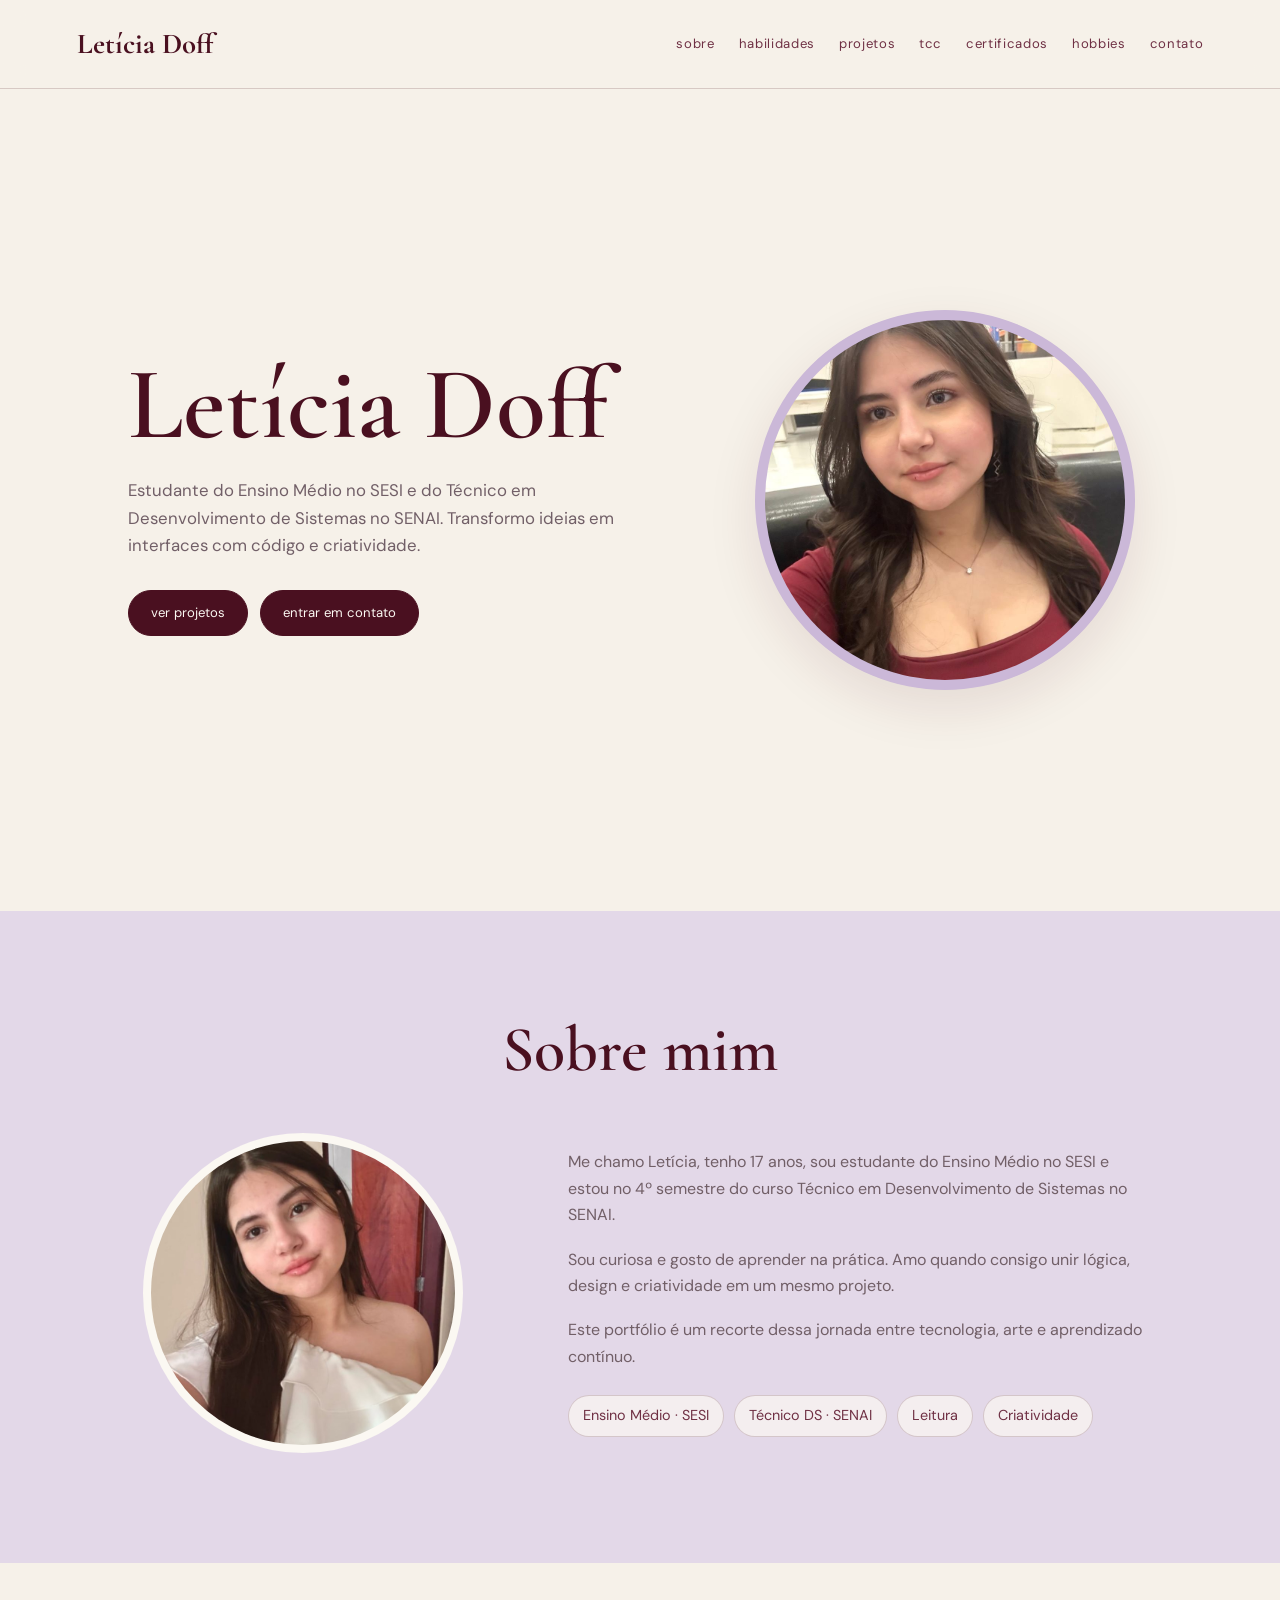
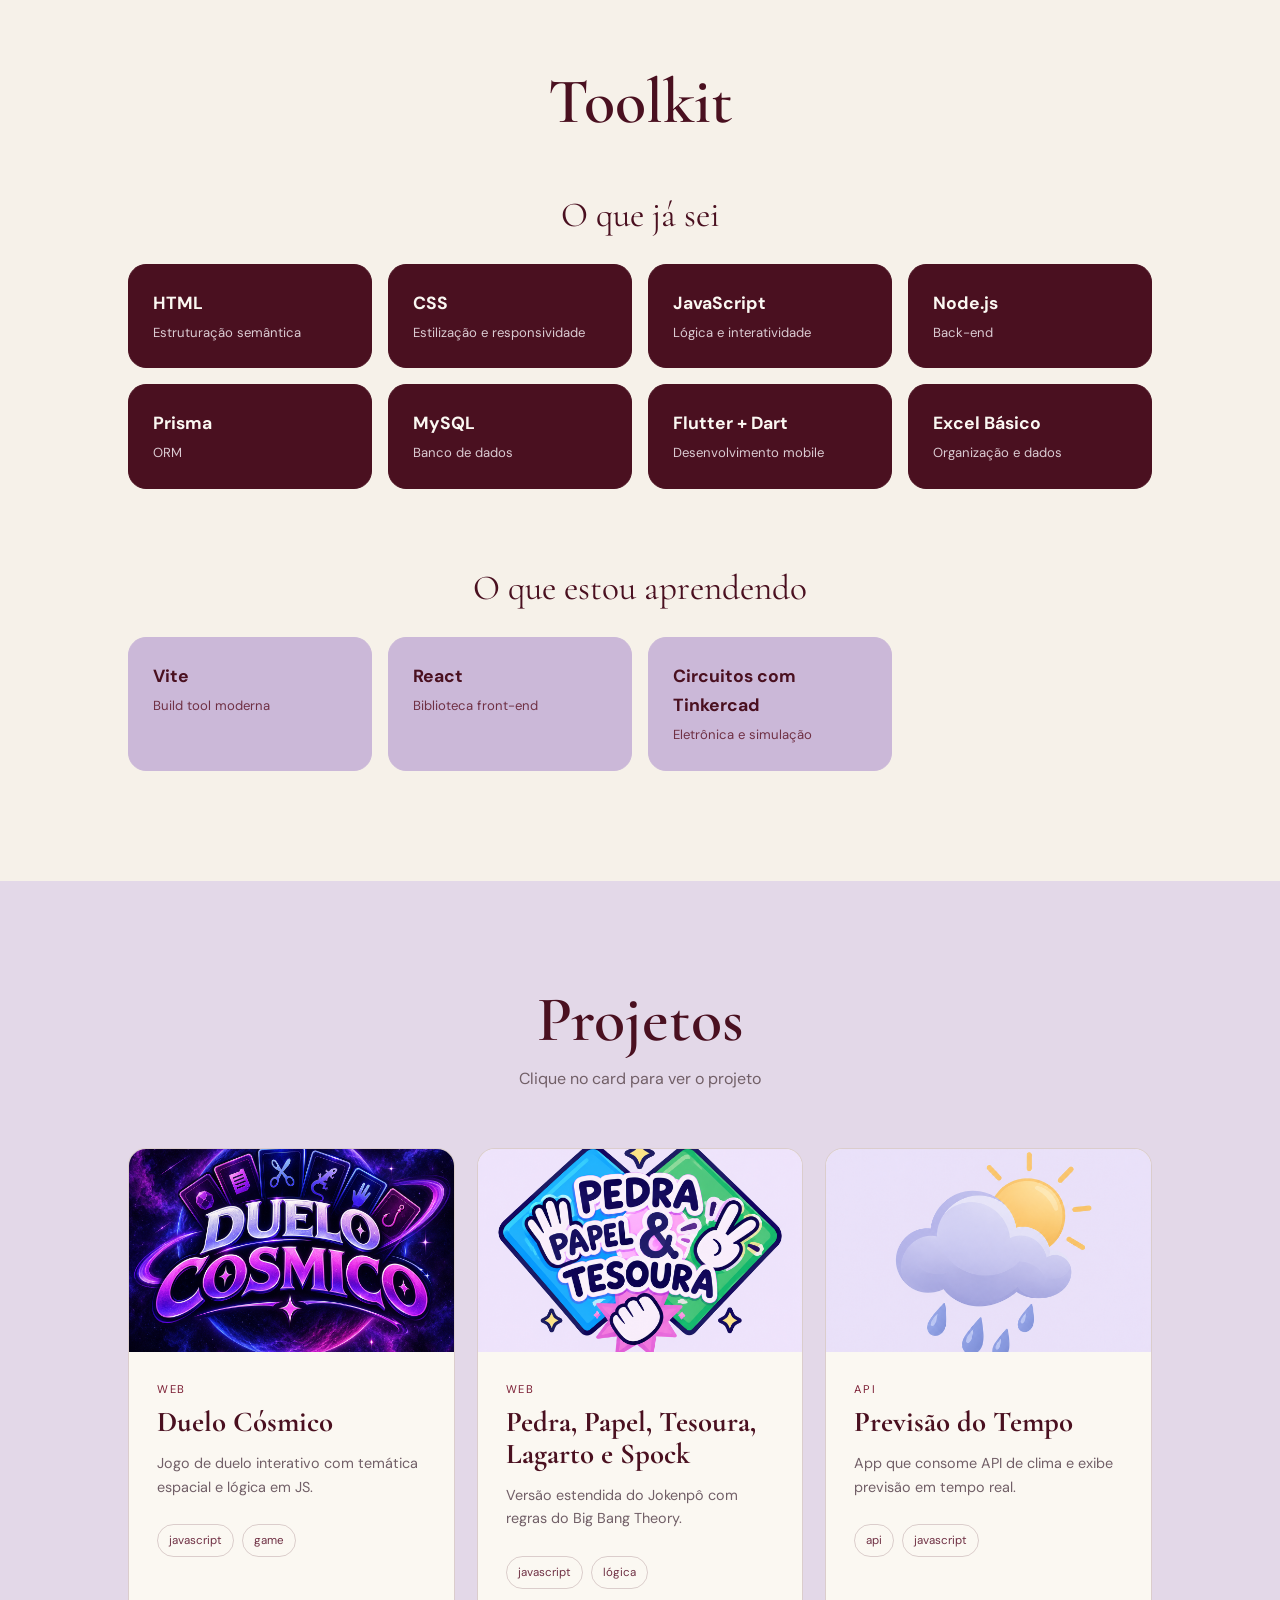
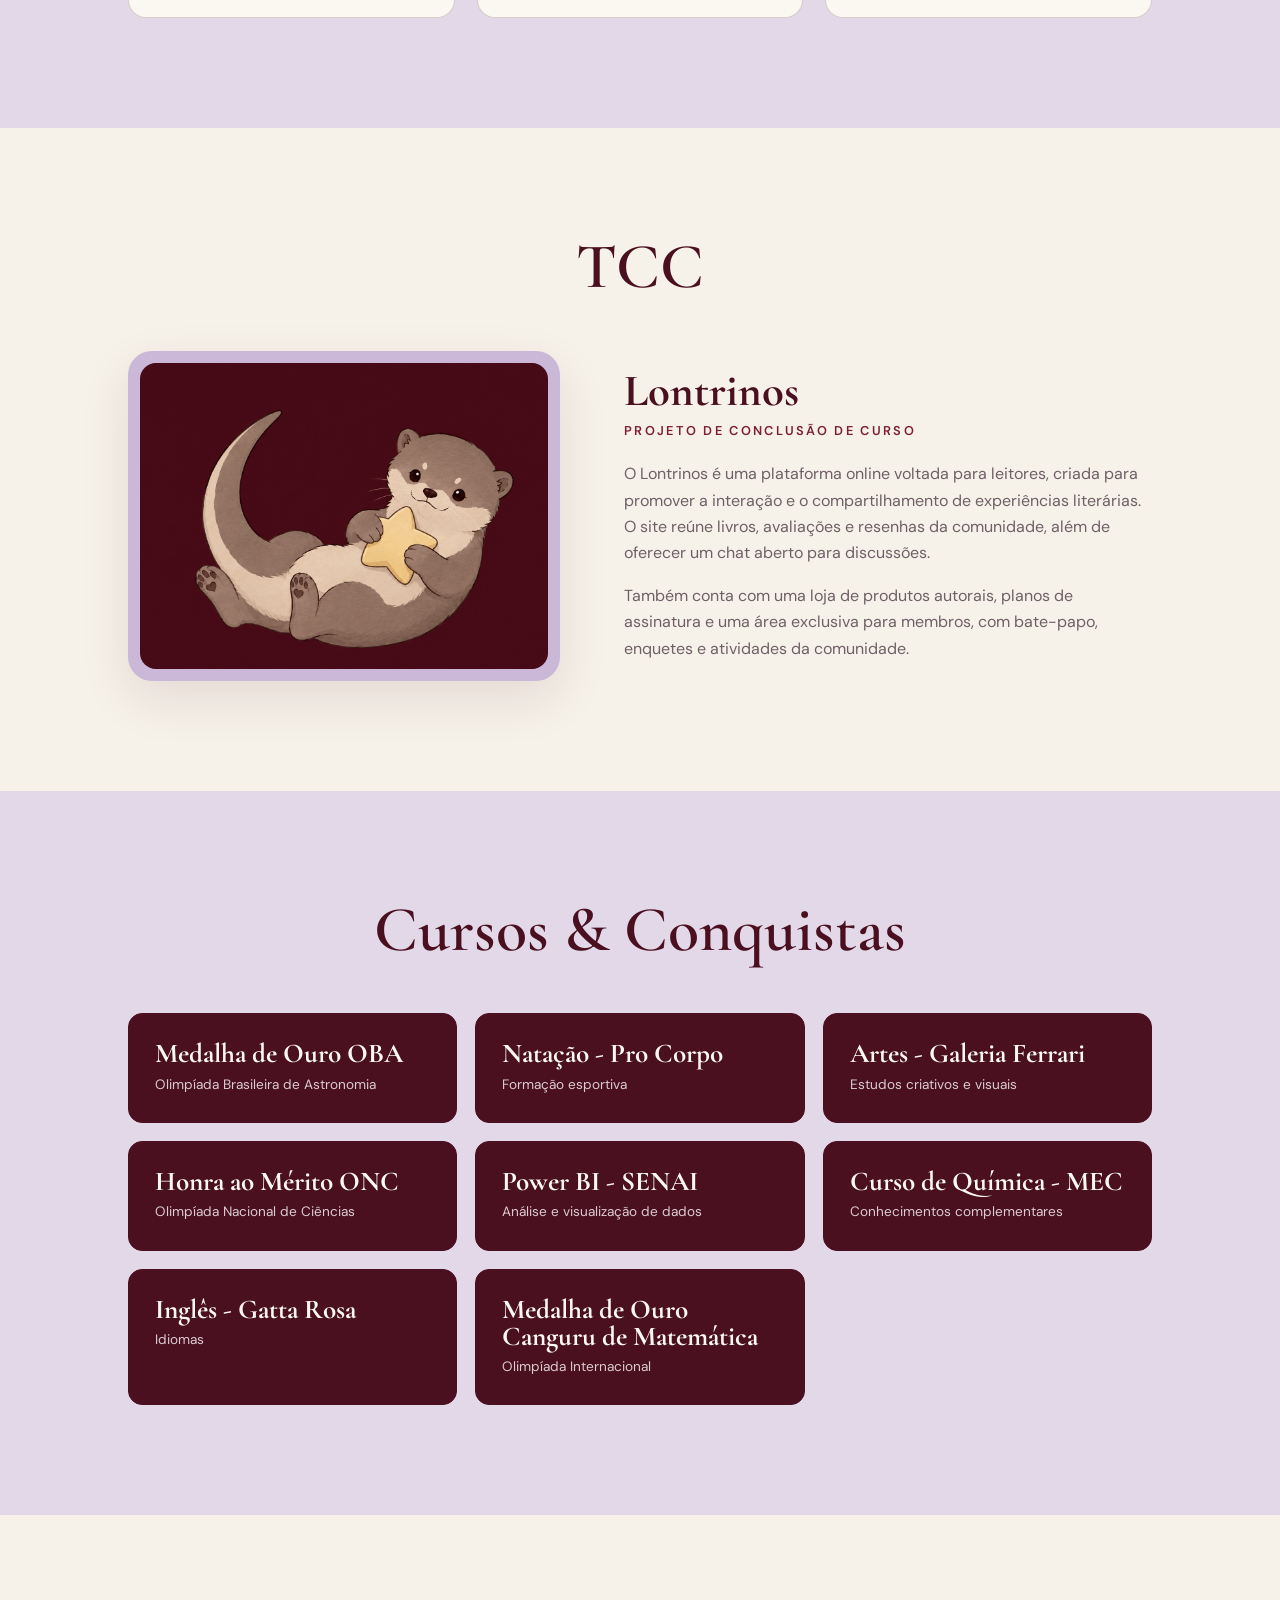
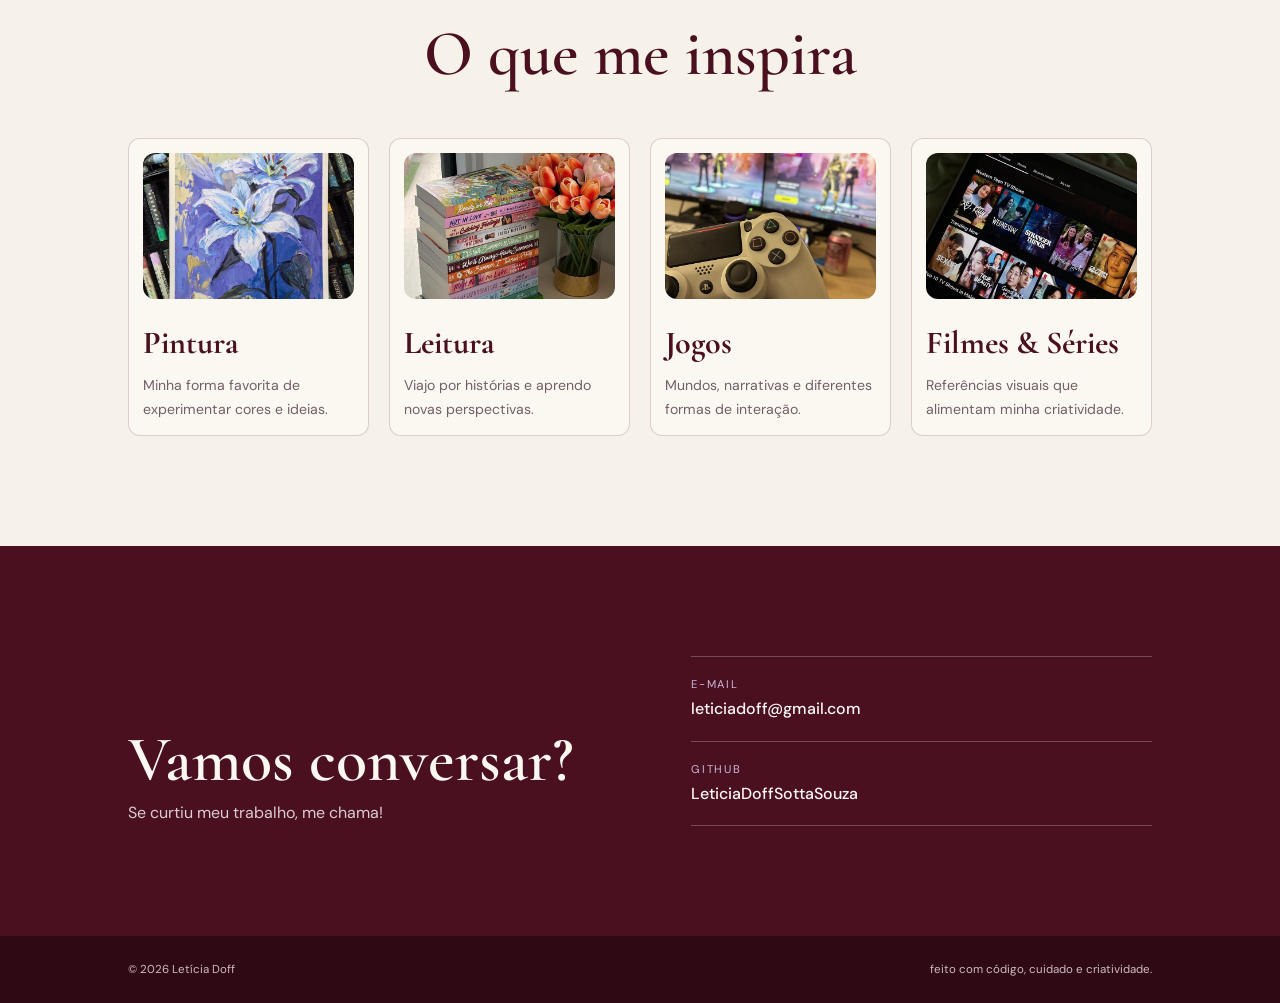
<file: 2Semestre/PSOF/aula 2/index.html>
<!DOCTYPE html>
<html lang="en">
<head>
    <meta charset="UTF-8">
    <meta name="viewport" content="width=device-width, initial-scale=1.0">
    <meta name="description" content="Portfólio de Letícia Doff — estudante de Desenvolvimento de Sistemas.">
    <title>Letícia Doff | Portfólio</title>
    <link rel="icon" type="image/png" href="assets/cartoon.png">
    <link rel="preconnect" href="https://fonts.googleapis.com">
    <link rel="preconnect" href="https://fonts.gstatic.com" crossorigin>
    <link
        href="https://fonts.googleapis.com/css2?family=Cormorant+Garamond:wght@500;600;700&family=DM+Sans:wght@400;500;600&display=swap"
        rel="stylesheet">
    <link rel="stylesheet" href="style.css">
</head>

<body>
    <header class="site-header">
        <a class="brand" href="#inicio">Letícia Doff</a>
        <nav aria-label="Navegação principal">
            <a href="#sobre">Sobre</a>
            <a href="#habilidades">Habilidades</a>
            <a href="#projetos">Projetos</a>
            <a href="#tcc">TCC</a>
            <a href="#certificados">Certificados</a>
            <a href="#hobbies">Hobbies</a>
            <a href="#contato">Contato</a>
        </nav>
    </header>

    <main>
        <section class="hero" id="inicio">
            <div class="hero-copy">
                <h1>Letícia Doff</h1>
                <p class="hero-text">Estudante do Ensino Médio no SESI e do Técnico em Desenvolvimento de Sistemas no
                    SENAI. Transformo ideias em interfaces com código e criatividade.</p>
                <div class="hero-actions">
                    <a class="button button-dark" href="#projetos">ver projetos</a>
                    <a class="button button-dark" href="#contato">entrar em contato</a>
                </div>
            </div>
            <div class="hero-image-wrap">
                <div class="hero-frame-round"><img src="assets/eu1.jpeg" alt="Letícia Doff"></div>
            </div>
        </section>

        <section class="about section" id="sobre">
            <div class="section-heading centered">
                <h2>Sobre mim</h2>
            </div>
            <div class="about-grid">
                <div class="about-image-round"><img src="assets/eu.jpeg" alt="Letícia"></div>
                <div class="about-copy">
                    <p>Me chamo Letícia, tenho 17 anos, sou estudante do Ensino Médio no SESI e estou no 4º semestre do
                        curso Técnico em Desenvolvimento de Sistemas no SENAI.</p>
                    <p>Sou curiosa e gosto de aprender na prática. Amo quando consigo unir lógica, design e criatividade
                        em um mesmo projeto.</p>
                    <p>Este portfólio é um recorte dessa jornada entre tecnologia, arte e aprendizado contínuo.</p>
                    <div class="mini-tags"><span>Ensino Médio · SESI</span><span>Técnico DS ·
                            SENAI</span><span>Leitura</span><span>Criatividade</span></div>
                </div>
            </div>
        </section>

        <section class="skills section" id="habilidades">
            <div class="section-heading centered">
                <h2>Toolkit</h2>
            </div>
            <p class="skills-subtitle">O que já sei</p>
            <div class="skills-grid">
                <article class="skill-card">
                    <h3>HTML</h3><small>Estruturação semântica</small>
                </article>
                <article class="skill-card">
                    <h3>CSS</h3><small>Estilização e responsividade</small>
                </article>
                <article class="skill-card">
                    <h3>JavaScript</h3><small>Lógica e interatividade</small>
                </article>
                <article class="skill-card">
                    <h3>Node.js</h3><small>Back-end</small>
                </article>
                <article class="skill-card">
                    <h3>Prisma</h3><small>ORM</small>
                </article>
                <article class="skill-card">
                    <h3>MySQL</h3><small>Banco de dados</small>
                </article>
                <article class="skill-card">
                    <h3>Flutter + Dart</h3><small>Desenvolvimento mobile</small>
                </article>
                <article class="skill-card">
                    <h3>Excel Básico</h3><small>Organização e dados</small>
                </article>
            </div>
            <p class="skills-subtitle learning">O que estou aprendendo</p>
            <div class="skills-grid learning-grid">
                <article class="skill-card is-learning">
                    <h3>Vite</h3><small>Build tool moderna</small>
                </article>
                <article class="skill-card is-learning">
                    <h3>React</h3><small>Biblioteca front-end</small>
                </article>
                <article class="skill-card is-learning">
                    <h3>Circuitos com Tinkercad</h3><small>Eletrônica e simulação</small>
                </article>
            </div>
        </section>

        <section class="projects section" id="projetos">
            <div class="section-heading centered">
                <h2>Projetos</h2>
                <p>Clique no card para ver o projeto</p>
            </div>
            <div class="project-grid three-cols">
                <a href="https://natmarangonii.github.io/DueloCosmico/" target="_blank" rel="noopener"
                    class="project-card">
                    <div class="project-image"><img src="assets/dueloCosmico.png" alt="Duelo Cósmico"></div>
                    <div class="project-content">
                        <p class="project-number">web</p>
                        <h3>Duelo Cósmico</h3>
                        <p>Jogo de duelo interativo com temática espacial e lógica em JS.</p>
                        <div class="project-tags"><span>javascript</span><span>game</span></div>
                    </div>
                </a>
                <a href="https://leticiadoffsottasouza.github.io/Pedra_Papel_Tesoura/" target="_blank" rel="noopener"
                    class="project-card">
                    <div class="project-image"><img src="assets/pedraPapTe.png" alt="Pedra, Papel, Lagarto e Spock">
                    </div>
                    <div class="project-content">
                        <p class="project-number">web</p>
                        <h3>Pedra, Papel, Tesoura, Lagarto e Spock</h3>
                        <p>Versão estendida do Jokenpô com regras do Big Bang Theory.</p>
                        <div class="project-tags"><span>javascript</span><span>lógica</span></div>
                    </div>
                </a>
                <a href="https://leticiadoffsottasouza.github.io/Previsao_Tempo/" target="_blank" rel="noopener"
                    class="project-card">
                    <div class="project-image"><img src="assets/tempo.png" alt="Previsão do Tempo"></div>
                    <div class="project-content">
                        <p class="project-number">API</p>
                        <h3>Previsão do Tempo</h3>
                        <p>App que consome API de clima e exibe previsão em tempo real.</p>
                        <div class="project-tags"><span>api</span><span>javascript</span></div>
                    </div>
                </a>
            </div>
        </section>

        <section class="tcc section" id="tcc">
            <div class="section-heading centered">
                <h2>TCC</h2>
            </div>
            <div class="tcc-grid">
                <a href="https://github.com/aliceteee/TCC-Lontrinos.git" target="_blank" rel="noopener"
                    class="tcc-card-image">
                    <img src="assets/lontrinos.png" alt="Projeto Lontrinos">
                </a>
                <div class="tcc-copy">
                    <h3>Lontrinos</h3>
                    <span class="eyebrow">Projeto de Conclusão de Curso</span>
                    <p class="tcc-text">O Lontrinos é uma plataforma online voltada para leitores, criada para promover
                        a interação e o compartilhamento de experiências literárias. O site reúne livros, avaliações e
                        resenhas da comunidade, além de oferecer um chat aberto para discussões.</p>
                    <p class="tcc-text">Também conta com uma loja de produtos autorais, planos de assinatura e uma área
                        exclusiva para membros, com bate-papo, enquetes e atividades da comunidade.</p>
                </div>
            </div>
        </section>

        <section class="formation section" id="certificados">
            <div class="section-heading centered">
                <h2>Cursos & Conquistas</h2>
            </div>
            <div class="timeline">
                <article class="timeline-card">
                    <h3>Medalha de Ouro OBA</h3>
                    <p>Olimpíada Brasileira de Astronomia</p>
                </article>
                <article class="timeline-card">
                    <h3>Natação - Pro Corpo</h3>
                    <p>Formação esportiva</p>
                </article>
                <article class="timeline-card">
                    <h3>Artes - Galeria Ferrari</h3>
                    <p>Estudos criativos e visuais</p>
                </article>
                <article class="timeline-card">
                    <h3>Honra ao Mérito ONC</h3>
                    <p>Olimpíada Nacional de Ciências</p>
                </article>
                <article class="timeline-card">
                    <h3>Power BI - SENAI</h3>
                    <p>Análise e visualização de dados</p>
                </article>
                <article class="timeline-card">
                    <h3>Curso de Química - MEC</h3>
                    <p>Conhecimentos complementares</p>
                </article>
                <article class="timeline-card">
                    <h3>Inglês - Gatta Rosa</h3>
                    <p>Idiomas</p>
                </article>
                <article class="timeline-card">
                    <h3>Medalha de Ouro Canguru de Matemática</h3>
                    <p>Olimpíada Internacional</p>
                </article>
            </div>
        </section>

        <section class="interests section" id="hobbies">
            <div class="section-heading centered">
                <h2>O que me inspira</h2>
            </div>
            <div class="interest-grid">
                <article><img src="assets/pintura.jpg" alt="Pintura">
                    <h3>Pintura</h3>
                    <p>Minha forma favorita de experimentar cores e ideias.</p>
                </article>
                <article><img src="assets/leitura.jpg" alt="Leitura">
                    <h3>Leitura</h3>
                    <p>Viajo por histórias e aprendo novas perspectivas.</p>
                </article>
                <article><img src="assets/jogos.jpg" alt="Jogos">
                    <h3>Jogos</h3>
                    <p>Mundos, narrativas e diferentes formas de interação.</p>
                </article>
                <article><img src="assets/filmes.jpg" alt="Filmes & Séries">
                    <h3>Filmes & Séries</h3>
                    <p>Referências visuais que alimentam minha criatividade.</p>
                </article>
            </div>
        </section>

        <section class="contact section" id="contato">
            <div class="contact-box">
                <div class="contact-title">
                    <h2>Vamos conversar?</h2>
                    <p>Se curtiu meu trabalho, me chama!</p>
                </div>
                <div class="contact-links">
                    <a href="mailto:leticiadoff@gmail.com"><span>e-mail</span><strong>leticiadoff@gmail.com</strong></a>
                    <a href="https://github.com/LeticiaDoffSottaSouza" target="_blank"
                        rel="noopener"><span>github</span><strong>LeticiaDoffSottaSouza</strong></a>
                </div>
            </div>
        </section>
    </main>

    <footer>
        <p>© 2026 Letícia Doff</p>
        <p>feito com código, cuidado e criatividade.</p>
    </footer>
    <script src="script.js"></script>
</body>

</html>
</file>
<file: 2Semestre/PSOF/aula 2/style.css>
:root {
    --burgundy: #4a1020;
    --wine: #6f3044;
    --cherry: #7c1f35;
    --lilac: #cbb8d8;
    --pastel-lilac: #e3d8e8;
    --off-white: #f6f1e9;
    --paper: #fbf8f2;
    --ink: #281a22;
    --muted: #715f67;
    --line: rgba(74, 16, 32, .18);
    --shadow: 0 18px 50px rgba(74, 16, 32, .10);
}

* {
    box-sizing: border-box;
    margin: 0;
    padding: 0;
}

html {
    scroll-behavior: smooth;
}

body {
    font-family: 'DM Sans', sans-serif;
    background: var(--off-white);
    color: var(--ink);
    line-height: 1.65;
}

a {
    color: inherit;
    text-decoration: none;
}

img {
    display: block;
    width: 100%;
}

.site-header {
    position: sticky;
    top: 0;
    z-index: 10;
    display: flex;
    align-items: center;
    justify-content: space-between;
    gap: 30px;
    padding: 20px 6vw;
    background: rgba(246, 241, 233, .93);
    backdrop-filter: blur(12px);
    border-bottom: 1px solid var(--line);
}

.brand {
    font-family: 'Cormorant Garamond', serif;
    font-size: 1.8rem;
    font-weight: 700;
    color: var(--burgundy);
}

.site-header nav {
    display: flex;
    flex-wrap: wrap;
    justify-content: flex-end;
    gap: 24px;
    font-size: .82rem;
    text-transform: lowercase;
    letter-spacing: .05em;
}

.site-header nav a {
    position: relative;
    color: var(--wine);
}

.site-header nav a::after {
    content: '';
    position: absolute;
    left: 0;
    bottom: -5px;
    width: 0;
    height: 1px;
    background: var(--burgundy);
    transition: width.25s;
}

.site-header nav a:hover::after {
    width: 100%;
}

.hero {
    min-height: calc(100vh - 78px);
    display: grid;
    grid-template-columns: 1.1fr 0.9fr;
    align-items: center;
    gap: 8vw;
    padding: 8vh 10vw;
    background: var(--off-white);
}

.hero h1,
h2,
h3 {
    font-family: 'Cormorant Garamond', serif;
}

.hero h1 {
    font-size: clamp(4rem, 8vw, 7.4rem);
    line-height: .82;
    font-weight: 600;
    color: var(--burgundy);
}

.hero-text {
    max-width: 560px;
    margin-top: 30px;
    color: var(--muted);
    font-size: 1.05rem;
}

.hero-actions {
    display: flex;
    flex-wrap: wrap;
    gap: 12px;
    margin-top: 30px;
}

.button {
    display: inline-flex;
    align-items: center;
    justify-content: center;
    min-height: 46px;
    padding: 0 22px;
    border-radius: 999px;
    font-size: .82rem;
    transition: .25s ease;
}

.button-dark {
    background: var(--burgundy);
    color: var(--paper);
    border: 1px solid var(--burgundy);
}

.button-dark:hover {
    background: var(--lilac);
    color: var(--burgundy);
    border-color: var(--lilac);
    transform: translateY(-3px);
    box-shadow: 0 8px 20px rgba(74, 16, 32, .18);
}

.hero-image-wrap {
    max-width: 430px;
    justify-self: center;
}

.hero-frame-round {
    width: 380px;
    height: 380px;
    border-radius: 50%;
    padding: 10px;
    background: var(--lilac);
    box-shadow: var(--shadow);
    overflow: hidden;
}

.hero-frame-round img {
    width: 100%;
    height: 100%;
    border-radius: 50%;
    object-fit: cover;
}

.section {
    padding: 110px 10vw;
}

.section-heading {
    max-width: 720px;
    margin: 0 auto 55px auto;
    text-align: center;
}

h2 {
    color: var(--burgundy);
    font-size: clamp(3rem, 5vw, 5rem);
    line-height: .9;
    font-weight: 600;
}

.section-heading p {
    margin-top: 18px;
    color: var(--muted);
}

.about {
    background: var(--pastel-lilac);
}

.about-grid {
    display: grid;
    grid-template-columns: .75fr 1.25fr;
    gap: 7vw;
    align-items: center;
}

.about-image-round {
    width: 320px;
    height: 320px;
    border-radius: 50%;
    padding: 8px;
    background: var(--paper);
    overflow: hidden;
    justify-self: center;
}

.about-image-round img {
    width: 100%;
    height: 100%;
    border-radius: 50%;
    object-fit: cover;
}

.about-copy {
    max-width: 700px;
    color: var(--muted);
    text-align: left;
}

.about-copy p+p {
    margin-top: 18px;
}

.mini-tags {
    display: flex;
    flex-wrap: wrap;
    gap: 10px;
    margin-top: 25px;
}

.mini-tags span {
    padding: 8px 14px;
    border: 1px solid var(--line);
    border-radius: 999px;
    color: var(--wine);
    font-size: .9rem;
    background: rgba(251, 248, 242, .7);
}

.project-tags {
    display: flex;
    flex-wrap: wrap;
    gap: 8px;
    margin-top: 25px;
}

.project-tags span {
    padding: 6px 11px;
    border: 1px solid var(--line);
    border-radius: 999px;
    color: var(--wine);
    font-size: .72rem;
}

.skills {
    background: var(--off-white);
}

.skills-subtitle {
    font-family: 'Cormorant Garamond', serif;
    font-size: 2.2rem;
    color: var(--burgundy);
    margin-bottom: 20px;
    text-align: center;
}

.skills-subtitle.learning {
    margin-top: 70px;
}

.skills-grid {
    display: grid;
    grid-template-columns: repeat(4, 1fr);
    gap: 16px;
}

.skill-card {
    padding: 24px;
    background: var(--burgundy);
    color: var(--paper);
    border: 1px solid var(--burgundy);
    border-radius: 18px;
    transition: transform.25s, box-shadow.25s;
}

.skill-card:hover {
    transform: translateY(-4px);
    box-shadow: var(--shadow);
}

.skill-card h3 {
    font-family: 'DM Sans', sans-serif;
    font-size: 1.1rem;
    color: var(--paper);
}

.skill-card small {
    display: block;
    margin-top: 4px;
    color: #dbcbd2;
    font-size: .82rem;
}

.skill-card.is-learning {
    background: var(--lilac);
    color: var(--burgundy);
    border-color: var(--lilac);
}

.skill-card.is-learning h3 {
    color: var(--burgundy);
}

.skill-card.is-learning small {
    color: var(--wine);
}

.projects {
    background: var(--pastel-lilac);
}

.project-grid.three-cols {
    display: grid;
    grid-template-columns: repeat(3, 1fr);
    gap: 22px;
}

.project-card {
    background: var(--paper);
    border: 1px solid var(--line);
    overflow: hidden;
    transition: transform.25s, box-shadow.25s;
    display: block;
    border-radius: 18px;
}

.project-card:hover {
    transform: translateY(-6px);
    box-shadow: var(--shadow);
}

.project-image {
    overflow: hidden;
    background: var(--lilac);
}

.project-image img {
    aspect-ratio: 16/10;
    object-fit: cover;
    transition: transform.5s;
}

.project-card:hover .project-image img {
    transform: scale(1.035);
}

.project-content {
    padding: 28px;
}

.project-number {
    color: var(--cherry);
    font-size: .7rem;
    text-transform: uppercase;
    letter-spacing: .15em;
}

.project-content h3 {
    margin-top: 8px;
    color: var(--burgundy);
    font-size: 1.8rem;
    line-height: 1.1;
}

.project-content>p:not(.project-number) {
    margin-top: 14px;
    color: var(--muted);
    font-size: .9rem;
}

.tcc {
    background: var(--off-white);
}

.tcc-grid {
    display: grid;
    grid-template-columns: .9fr 1.1fr;
    gap: 5vw;
    align-items: center;
}

.tcc-card-image {
    display: block;
    background: var(--lilac);
    padding: 12px;
    border-radius: 24px;
    box-shadow: var(--shadow);
    transition: transform.25s, box-shadow.25s;
}

.tcc-card-image:hover {
    transform: translateY(-5px) scale(1.02);
}

.tcc-card-image img {
    border-radius: 16px;
    aspect-ratio: 4/3;
    object-fit: cover;
}

.tcc-copy h3 {
    font-size: 2.8rem;
    color: var(--burgundy);
    line-height: 1;
    text-align: left;
    margin-bottom: 6px;
}

.tcc-copy .eyebrow {
    display: block;
    margin-bottom: 20px;
    font-size: .8rem;
    color: var(--cherry);
    font-weight: 600;
    text-transform: uppercase;
    letter-spacing: .18em;
    text-align: left;
}

.tcc-text {
    color: var(--muted);
    text-align: left;
    font-size: 1rem;
}

.tcc-text+.tcc-text {
    margin-top: 16px;
}

.formation {
    background: var(--pastel-lilac);
}

.timeline {
    display: grid;
    grid-template-columns: repeat(3, 1fr);
    gap: 18px;
}

.timeline-card {
    padding: 26px;
    background: var(--burgundy);
    color: var(--paper);
    border: 1px solid var(--burgundy);
    border-radius: 14px;
    transition: transform.25s, box-shadow.25s;
    text-align: left;
}

.timeline-card:hover {
    transform: translateY(-4px);
    box-shadow: var(--shadow);
}

.timeline-card h3 {
    font-size: 1.7rem;
    line-height: 1;
}

.timeline-card p {
    margin-top: 6px;
    font-size: .85rem;
    color: #dbcbd2;
}

.interests {
    background: var(--off-white);
}

.interest-grid {
    display: grid;
    grid-template-columns: repeat(4, 1fr);
    gap: 20px;
}

.interest-grid article {
    padding: 14px;
    text-align: left;
    transition: transform.25s, box-shadow.25s;
    border-radius: 12px;
    background: var(--paper);
    border: 1px solid var(--line);
}

.interest-grid article:hover {
    transform: translateY(-6px);
    box-shadow: var(--shadow);
}

.interest-grid img {
    aspect-ratio: 1.45/1;
    object-fit: cover;
    margin-bottom: 18px;
    border-radius: 12px;
    filter: saturate(.82);
}

.interest-grid h3 {
    color: var(--burgundy);
    font-size: 2rem;
}

.interest-grid p {
    color: var(--muted);
    font-size: .88rem;
    margin-top: 5px;
}

.contact {
    background: var(--burgundy);
    color: var(--paper);
}

.contact-box {
    display: grid;
    grid-template-columns: 1fr 1fr;
    gap: 8vw;
    align-items: end;
}

.contact-title h2 {
    color: var(--paper);
    text-align: left;
}

.contact-title p {
    color: #dbcbd2;
    margin-top: 12px;
    text-align: left;
}

.contact-links {
    border-top: 1px solid rgba(246, 241, 233, .25);
}

.contact-links a {
    display: block;
    padding: 18px 0;
    border-bottom: 1px solid rgba(246, 241, 233, .25);
}

.contact-links span {
    display: block;
    color: var(--lilac);
    font-size: .7rem;
    text-transform: uppercase;
    letter-spacing: .15em;
}

.contact-links strong {
    display: block;
    margin-top: 3px;
    font-weight: 500;
}

footer {
    display: flex;
    justify-content: space-between;
    gap: 20px;
    padding: 24px 10vw;
    background: #2f0a15;
    color: #cdbac2;
    font-size: .72rem;
}

@media (max-width:900px) {
    .hero {
        grid-template-columns: 1fr;
    }

    .hero-frame-round {
        width: 300px;
        height: 300px;
    }

    .about-grid,
    .contact-box,
    .tcc-grid {
        grid-template-columns: 1fr;
    }

    .skills-grid,
    .project-grid.three-cols,
    .timeline,
    .interest-grid {
        grid-template-columns: 1fr;
    }
}

.site-header nav a.active {
    color: var(--burgundy);
    font-weight: 600;
}

.site-header nav a.active::after {
    width: 100%;
}

.reveal {
    opacity: 0;
    transform: translateY(24px);
    transition: opacity.7s ease, transform.7s ease;
}

.reveal.visible {
    opacity: 1;
    transform: translateY(0);
}

.reveal.timeline-card.visible:hover,
.reveal.skill-card.visible:hover {
    transform: translateY(-4px);
}
</file>
